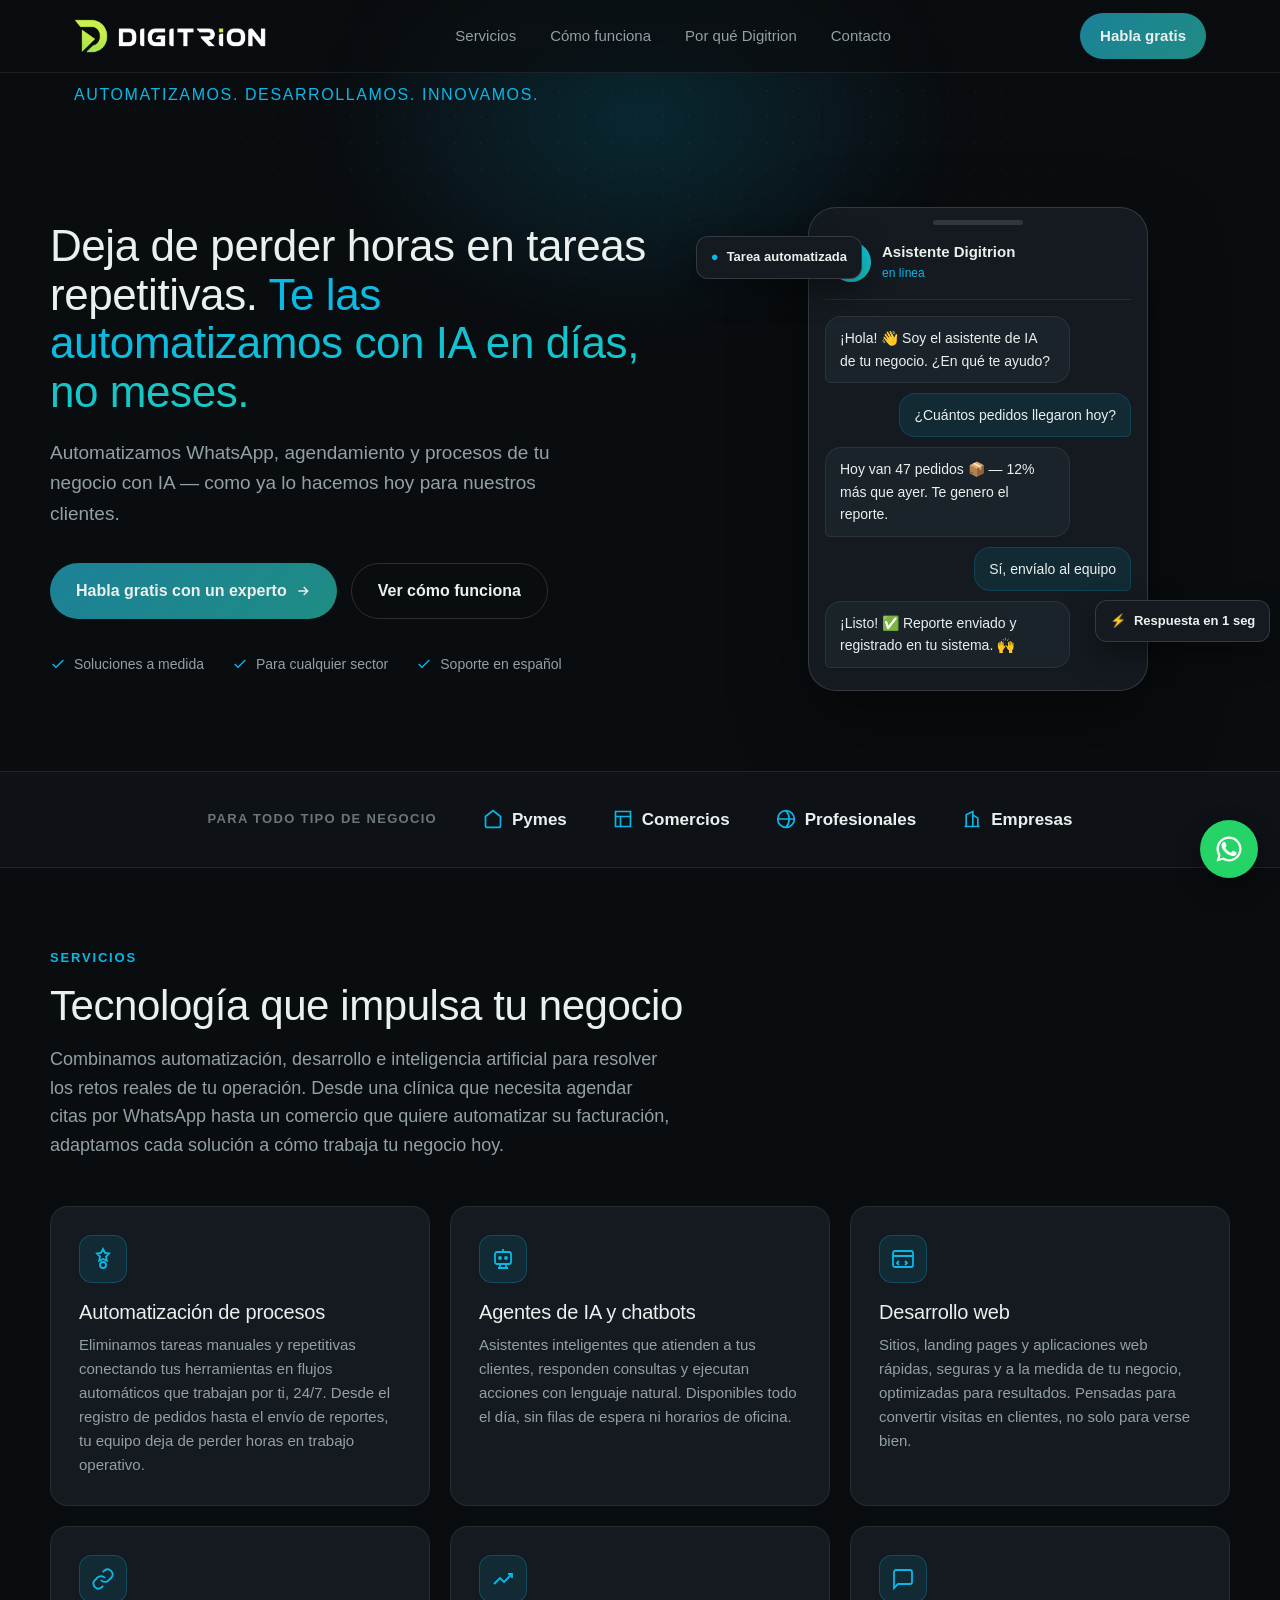
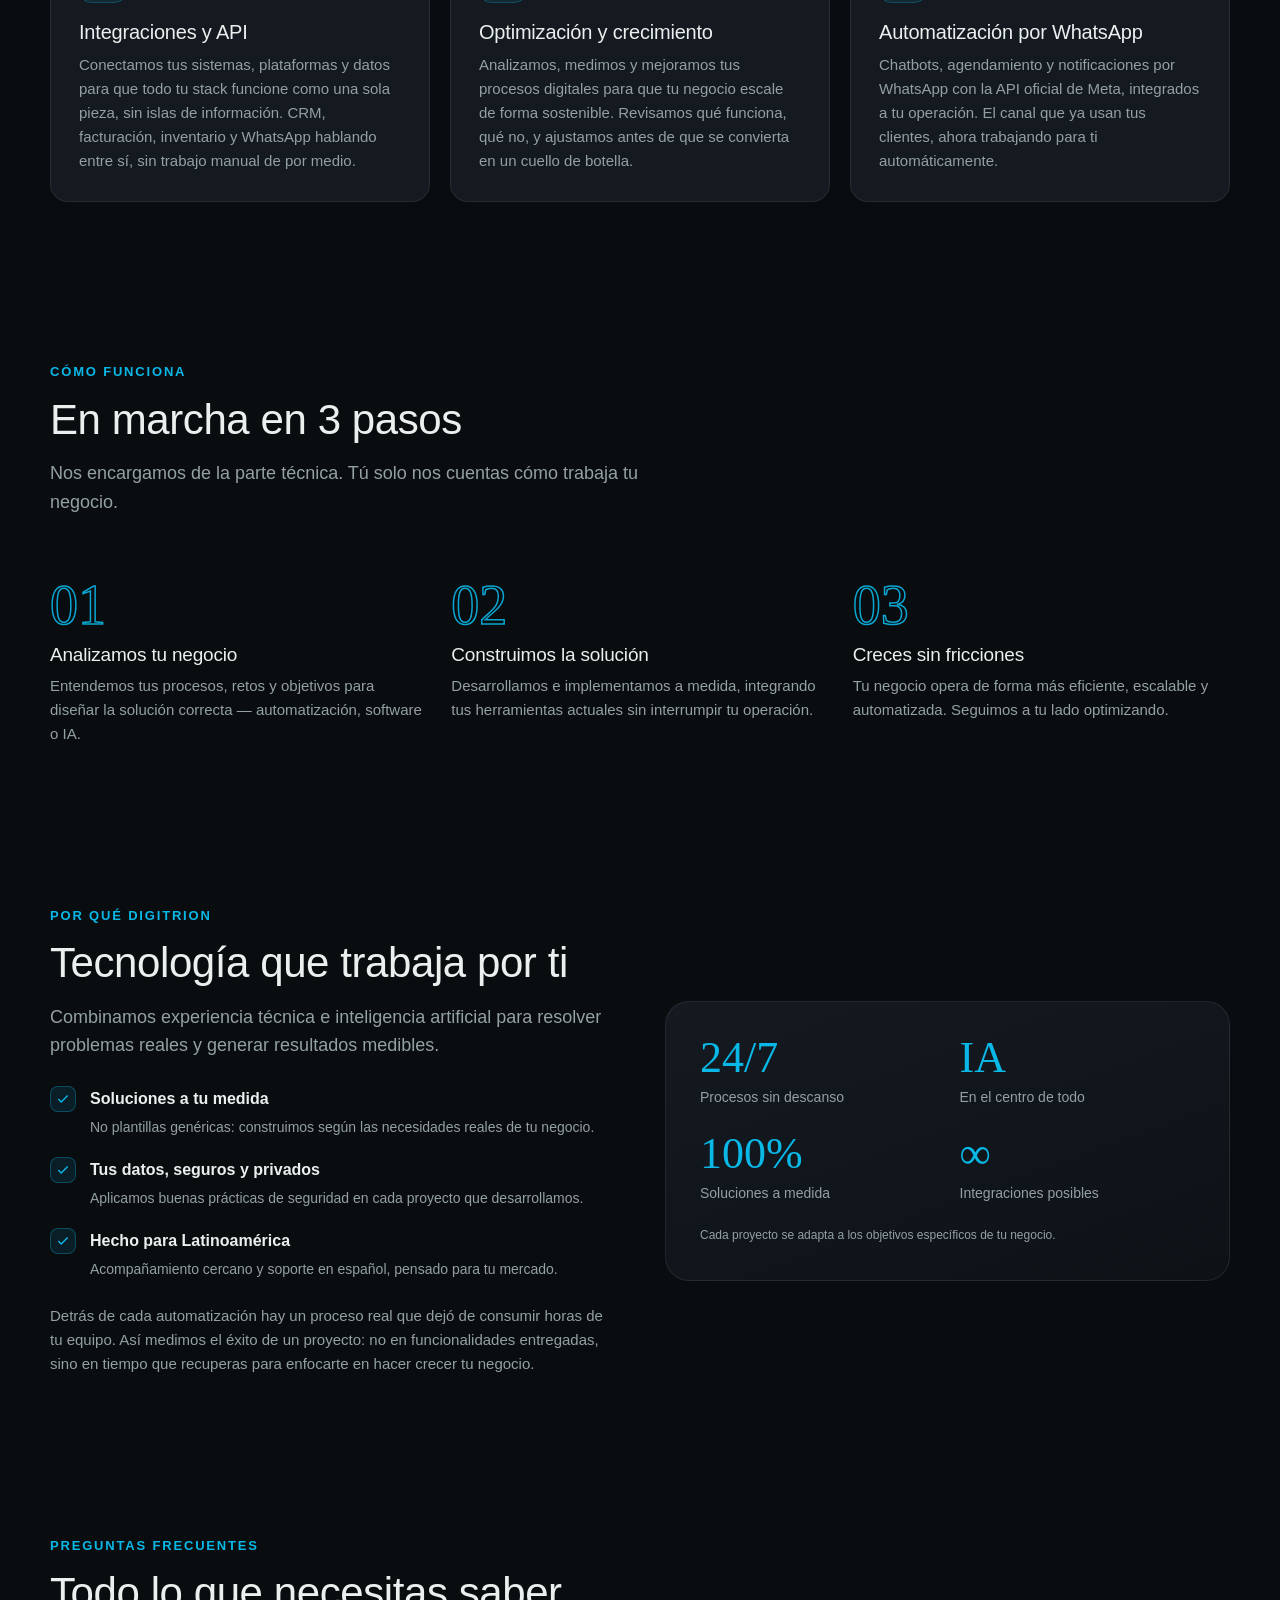
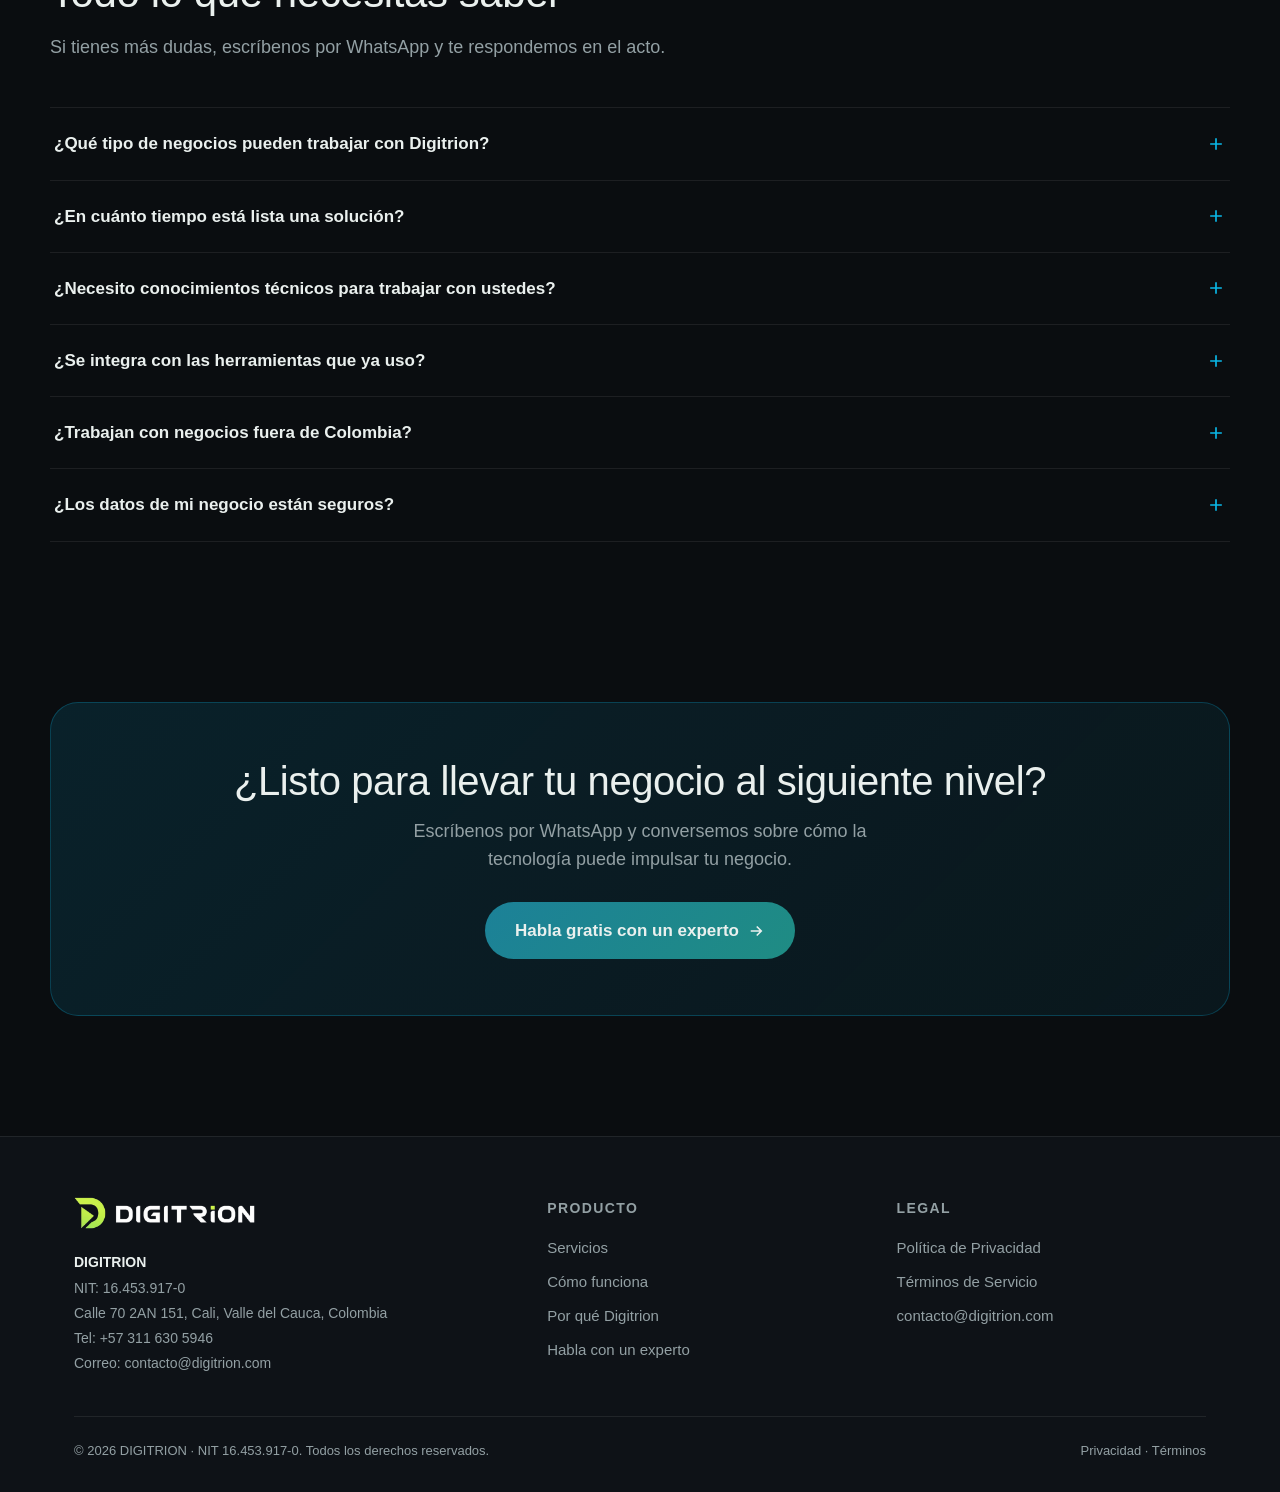
<file: index.html>
<!DOCTYPE html>
<html lang="es" prefix="og: https://ogp.me/ns#">
<head>
<meta charset="UTF-8" />
<meta name="viewport" content="width=device-width, initial-scale=1.0" />

<!-- SEO primario -->
<title>Digitrion | Automatización, Desarrollo Web e IA</title>
<meta name="description" content="Digitrion: automatización de procesos, agentes de IA y chatbots, desarrollo web e integraciones para llevar cualquier negocio al siguiente nivel." />
<meta name="keywords" content="automatización de procesos, desarrollo web Colombia, agentes de IA, chatbots empresas, integraciones API, transformación digital, automatización LATAM" />
<meta name="author" content="Digitrion" />
<meta name="robots" content="index, follow" />
<meta name="theme-color" content="#0ab8e8" />
<link rel="icon" type="image/png" href="/favicon.png" />
<link rel="apple-touch-icon" href="/favicon.png" />
<link rel="canonical" href="https://digitrion.com/" />

<!-- Hreflang -->
<link rel="alternate" hreflang="es" href="https://digitrion.com/" />
<link rel="alternate" hreflang="es-CO" href="https://digitrion.com/" />
<link rel="alternate" hreflang="x-default" href="https://digitrion.com/" />

<!-- Open Graph (Facebook / Meta / WhatsApp) -->
<meta property="og:type" content="website" />
<meta property="og:url" content="https://digitrion.com/" />
<meta property="og:site_name" content="Digitrion" />
<meta property="og:title" content="Digitrion | Automatización, Desarrollo Web e IA para tu negocio" />
<meta property="og:description" content="Automatización de procesos, desarrollo web, agentes de IA e integraciones para llevar tu negocio al siguiente nivel." />
<meta property="og:image" content="https://digitrion.com/og-image.jpg" />
<meta property="og:image:width" content="1200" />
<meta property="og:image:height" content="630" />
<meta property="og:image:alt" content="Digitrion — Automatización, desarrollo web e IA para empresas" />
<meta property="og:locale" content="es_CO" />

<!-- Twitter Card -->
<meta name="twitter:card" content="summary_large_image" />
<meta name="twitter:title" content="Digitrion | Automatización, Desarrollo Web e IA" />
<meta name="twitter:description" content="Automatización, desarrollo web, agentes de IA e integraciones para tu negocio." />
<meta name="twitter:image" content="https://digitrion.com/og-image.jpg" />

<!-- Seguridad -->
<meta http-equiv="X-Content-Type-Options" content="nosniff" />
<meta http-equiv="X-Frame-Options" content="SAMEORIGIN" />
<meta name="referrer" content="strict-origin-when-cross-origin" />
<meta http-equiv="Permissions-Policy" content="camera=(), microphone=(), geolocation=(), payment=()" />
<meta http-equiv="Content-Security-Policy" content="default-src 'self'; style-src 'self' 'unsafe-inline' https://fonts.googleapis.com; font-src 'self' https://fonts.gstatic.com; script-src 'self' 'unsafe-inline'; img-src 'self' data: https:; connect-src 'self'; frame-ancestors 'self'; base-uri 'self'; form-action 'self';" />

<!-- Fuentes (performance: preconnect + display=swap) -->
<link rel="preconnect" href="https://fonts.googleapis.com">
<link rel="preconnect" href="https://fonts.gstatic.com" crossorigin>
<link href="https://fonts.googleapis.com/css2?family=Questrial&family=Manrope:wght@400;500;600;700&display=swap" rel="stylesheet">
<link rel="stylesheet" href="/styles.css?v=2" />
</head>
<body>

<header>
  <div class="wrap">
    <nav>
      <a href="#" class="brand" aria-label="Digitrion - Inicio">
        <picture>
          <source srcset="logo.webp" type="image/webp">
          <img src="logo.png" alt="Digitrion" />
        </picture>
      </a>
      <div class="nav-links">
        <a href="#servicios">Servicios</a>
        <a href="#como">Cómo funciona</a>
        <a href="#porque">Por qué Digitrion</a>
        <a href="#contacto">Contacto</a>
      </div>
      <div class="nav-cta">
        <a href="https://wa.me/573116305946?text=Hola%20Digitrion,%20quiero%20hablar%20con%20un%20experto" class="btn btn-primary" target="_blank" rel="noopener">Habla gratis</a>
        <div class="burger" id="burger"><span></span><span></span><span></span></div>
      </div>
    </nav>
  </div>
</header>

<div class="wrap">
  <p class="topbar-tagline">Automatizamos. Desarrollamos. Innovamos.</p>
</div>

<main>
  <!-- HERO -->
  <section class="wrap hero">
    <div class="hero-copy">
      <h1>Deja de perder horas en tareas repetitivas. <span class="hl">Te las automatizamos con IA en días, no meses.</span></h1>
      <p class="lead">Automatizamos WhatsApp, agendamiento y procesos de tu negocio con IA — como ya lo hacemos hoy para nuestros clientes.</p>
      <div class="hero-cta">
        <a href="https://wa.me/573116305946?text=Hola%20Digitrion,%20quiero%20hablar%20con%20un%20experto" class="btn btn-primary" target="_blank" rel="noopener">
          Habla gratis con un experto
          <svg width="16" height="16" viewBox="0 0 24 24" fill="none" stroke="currentColor" stroke-width="2.2"><path d="M5 12h14M13 6l6 6-6 6"/></svg>
        </a>
        <a href="#como" class="btn btn-ghost">Ver cómo funciona</a>
      </div>
      <div class="trust-row">
        <div class="ti"><svg viewBox="0 0 24 24" fill="none" stroke-width="2"><path d="M20 6L9 17l-5-5"/></svg> Soluciones a medida</div>
        <div class="ti"><svg viewBox="0 0 24 24" fill="none" stroke-width="2"><path d="M20 6L9 17l-5-5"/></svg> Para cualquier sector</div>
        <div class="ti"><svg viewBox="0 0 24 24" fill="none" stroke-width="2"><path d="M20 6L9 17l-5-5"/></svg> Soporte en español</div>
      </div>
    </div>

    <div class="mock">
      <div class="float-tag ft-1"><span class="ic">●</span> Tarea automatizada</div>
      <div class="float-tag ft-2"><span class="ic">⚡</span> Respuesta en 1 seg</div>
      <div class="phone">
        <div class="chat-head">
          <div class="chat-av">D</div>
          <div>
            <div class="nm">Asistente Digitrion</div>
            <div class="st">en línea</div>
          </div>
        </div>
        <div class="bubbles">
          <div class="bub in">¡Hola! 👋 Soy el asistente de IA de tu negocio. ¿En qué te ayudo?</div>
          <div class="bub out">¿Cuántos pedidos llegaron hoy?</div>
          <div class="bub in">Hoy van 47 pedidos 📦 — 12% más que ayer. Te genero el reporte.</div>
          <div class="bub out">Sí, envíalo al equipo</div>
          <div class="bub in">¡Listo! ✅ Reporte enviado y registrado en tu sistema. 🙌</div>
        </div>
      </div>
    </div>
  </section>

  <!-- PARA QUIÉN -->
  <section class="who">
    <div class="wrap who-row">
      <span class="lbl">Para todo tipo de negocio</span>
      <span class="it"><svg viewBox="0 0 24 24" fill="none" stroke-width="2"><path d="M3 9l9-7 9 7v11a2 2 0 01-2 2H5a2 2 0 01-2-2z"/></svg> Pymes</span>
      <span class="it"><svg viewBox="0 0 24 24" fill="none" stroke-width="2"><path d="M3 3h18v18H3zM3 9h18M9 21V9"/></svg> Comercios</span>
      <span class="it"><svg viewBox="0 0 24 24" fill="none" stroke-width="2"><circle cx="12" cy="12" r="10"/><path d="M2 12h20M12 2a15 15 0 010 20"/></svg> Profesionales</span>
      <span class="it"><svg viewBox="0 0 24 24" fill="none" stroke-width="2"><path d="M3 21h18M5 21V7l8-4v18M19 21V11l-6-4"/></svg> Empresas</span>
    </div>
  </section>

  <!-- SERVICIOS -->
  <section id="servicios" class="wrap section-pad">
    <div class="reveal">
      <p class="eyebrow">Servicios</p>
      <h2 class="section-title">Tecnología que impulsa tu negocio</h2>
      <p class="section-sub">Combinamos automatización, desarrollo e inteligencia artificial para resolver los retos reales de tu operación. Desde una clínica que necesita agendar citas por WhatsApp hasta un comercio que quiere automatizar su facturación, adaptamos cada solución a cómo trabaja tu negocio hoy.</p>
    </div>
    <div class="grid-3">
      <div class="card reveal">
        <div class="ic-wrap"><svg viewBox="0 0 24 24"><path d="M12 2l2 4 4 .5-3 3 .8 4.3L12 12l-3.8 1.8.8-4.3-3-3 4-.5z"/><circle cx="12" cy="18" r="3"/></svg></div>
        <h3>Automatización de procesos</h3>
        <p>Eliminamos tareas manuales y repetitivas conectando tus herramientas en flujos automáticos que trabajan por ti, 24/7. Desde el registro de pedidos hasta el envío de reportes, tu equipo deja de perder horas en trabajo operativo.</p>
      </div>
      <div class="card reveal">
        <div class="ic-wrap"><svg viewBox="0 0 24 24"><rect x="4" y="5" width="16" height="12" rx="2"/><circle cx="9" cy="11" r="1"/><circle cx="15" cy="11" r="1"/><path d="M9 17v3M15 17v3M7 21h10M12 2v3"/></svg></div>
        <h3>Agentes de IA y chatbots</h3>
        <p>Asistentes inteligentes que atienden a tus clientes, responden consultas y ejecutan acciones con lenguaje natural. Disponibles todo el día, sin filas de espera ni horarios de oficina.</p>
      </div>
      <div class="card reveal">
        <div class="ic-wrap"><svg viewBox="0 0 24 24"><rect x="2" y="4" width="20" height="16" rx="2"/><path d="M2 9h20M8 14l-2 2 2 2M14 14l2 2-2 2"/></svg></div>
        <h3>Desarrollo web</h3>
        <p>Sitios, landing pages y aplicaciones web rápidas, seguras y a la medida de tu negocio, optimizadas para resultados. Pensadas para convertir visitas en clientes, no solo para verse bien.</p>
      </div>
      <div class="card reveal">
        <div class="ic-wrap"><svg viewBox="0 0 24 24"><path d="M10 13a5 5 0 007.5.5l3-3a5 5 0 00-7-7l-1.7 1.7"/><path d="M14 11a5 5 0 00-7.5-.5l-3 3a5 5 0 007 7l1.7-1.7"/></svg></div>
        <h3>Integraciones y API</h3>
        <p>Conectamos tus sistemas, plataformas y datos para que todo tu stack funcione como una sola pieza, sin islas de información. CRM, facturación, inventario y WhatsApp hablando entre sí, sin trabajo manual de por medio.</p>
      </div>
      <div class="card reveal">
        <div class="ic-wrap"><svg viewBox="0 0 24 24"><path d="M3 17l6-6 4 4 7-7"/><path d="M17 7h4v4"/></svg></div>
        <h3>Optimización y crecimiento</h3>
        <p>Analizamos, medimos y mejoramos tus procesos digitales para que tu negocio escale de forma sostenible. Revisamos qué funciona, qué no, y ajustamos antes de que se convierta en un cuello de botella.</p>
      </div>
      <div class="card reveal">
        <div class="ic-wrap"><svg viewBox="0 0 24 24"><path d="M21 15a2 2 0 01-2 2H7l-4 4V5a2 2 0 012-2h14a2 2 0 012 2z"/></svg></div>
        <h3>Automatización por WhatsApp</h3>
        <p>Chatbots, agendamiento y notificaciones por WhatsApp con la API oficial de Meta, integrados a tu operación. El canal que ya usan tus clientes, ahora trabajando para ti automáticamente.</p>
      </div>
    </div>
  </section>

  <!-- CÓMO FUNCIONA -->
  <section id="como" class="wrap section-pad">
    <div class="reveal">
      <p class="eyebrow">Cómo funciona</p>
      <h2 class="section-title">En marcha en 3 pasos</h2>
      <p class="section-sub">Nos encargamos de la parte técnica. Tú solo nos cuentas cómo trabaja tu negocio.</p>
    </div>
    <div class="steps">
      <div class="step reveal">
        <div class="num">01</div>
        <h3>Analizamos tu negocio</h3>
        <p>Entendemos tus procesos, retos y objetivos para diseñar la solución correcta — automatización, software o IA.</p>
      </div>
      <div class="step reveal">
        <div class="num">02</div>
        <h3>Construimos la solución</h3>
        <p>Desarrollamos e implementamos a medida, integrando tus herramientas actuales sin interrumpir tu operación.</p>
      </div>
      <div class="step reveal">
        <div class="num">03</div>
        <h3>Creces sin fricciones</h3>
        <p>Tu negocio opera de forma más eficiente, escalable y automatizada. Seguimos a tu lado optimizando.</p>
      </div>
    </div>
  </section>

  <!-- POR QUÉ -->
  <section id="porque" class="wrap section-pad">
    <div class="split">
      <div class="reveal">
        <p class="eyebrow">Por qué Digitrion</p>
        <h2 class="section-title">Tecnología que trabaja por ti</h2>
        <p class="section-sub">Combinamos experiencia técnica e inteligencia artificial para resolver problemas reales y generar resultados medibles.</p>
        <ul class="blist">
          <li><span class="chk"><svg viewBox="0 0 24 24" fill="none"><path d="M20 6L9 17l-5-5"/></svg></span><div><b>Soluciones a tu medida</b><span>No plantillas genéricas: construimos según las necesidades reales de tu negocio.</span></div></li>
          <li><span class="chk"><svg viewBox="0 0 24 24" fill="none"><path d="M20 6L9 17l-5-5"/></svg></span><div><b>Tus datos, seguros y privados</b><span>Aplicamos buenas prácticas de seguridad en cada proyecto que desarrollamos.</span></div></li>
          <li><span class="chk"><svg viewBox="0 0 24 24" fill="none"><path d="M20 6L9 17l-5-5"/></svg></span><div><b>Hecho para Latinoamérica</b><span>Acompañamiento cercano y soporte en español, pensado para tu mercado.</span></div></li>
        </ul>
        <p style="color:var(--muted);font-size:15px;margin-top:22px">Detrás de cada automatización hay un proceso real que dejó de consumir horas de tu equipo. Así medimos el éxito de un proyecto: no en funcionalidades entregadas, sino en tiempo que recuperas para enfocarte en hacer crecer tu negocio.</p>
      </div>
      <div class="stat-card reveal">
        <div class="stat-grid">
          <div class="stat"><div class="big">24/7</div><div class="lbl">Procesos sin descanso</div></div>
          <div class="stat"><div class="big">IA</div><div class="lbl">En el centro de todo</div></div>
          <div class="stat"><div class="big">100%</div><div class="lbl">Soluciones a medida</div></div>
          <div class="stat"><div class="big">∞</div><div class="lbl">Integraciones posibles</div></div>
        </div>
        <p style="color:var(--muted);font-size:12px;margin-top:22px">Cada proyecto se adapta a los objetivos específicos de tu negocio.</p>
      </div>
    </div>
  </section>

  <!-- FAQ -->
  <section class="wrap faq" id="faq">
    <div class="reveal">
      <p class="eyebrow">Preguntas frecuentes</p>
      <h2 class="section-title">Todo lo que necesitas saber</h2>
      <p class="section-sub">Si tienes más dudas, escríbenos por WhatsApp y te respondemos en el acto.</p>
    </div>
    <div class="faq-list reveal">
      <details class="faq-item">
        <summary class="faq-q">¿Qué tipo de negocios pueden trabajar con Digitrion?<svg viewBox="0 0 24 24" fill="none" stroke-width="2"><path d="M12 5v14M5 12h14"/></svg></summary>
        <p class="faq-a">Cualquiera. Trabajamos con pymes, comercios, profesionales independientes y empresas de todos los sectores. Adaptamos cada solución —automatización, software o IA— a tu operación específica.</p>
      </details>
      <details class="faq-item">
        <summary class="faq-q">¿En cuánto tiempo está lista una solución?<svg viewBox="0 0 24 24" fill="none" stroke-width="2"><path d="M12 5v14M5 12h14"/></svg></summary>
        <p class="faq-a">Depende del alcance. Una automatización o landing page puede estar lista en pocos días; un desarrollo a medida o una integración compleja toma más. En la primera conversación te damos un estimado claro.</p>
      </details>
      <details class="faq-item">
        <summary class="faq-q">¿Necesito conocimientos técnicos para trabajar con ustedes?<svg viewBox="0 0 24 24" fill="none" stroke-width="2"><path d="M12 5v14M5 12h14"/></svg></summary>
        <p class="faq-a">No. Nos encargamos de toda la parte técnica. Tú solo nos cuentas qué necesitas y cómo funciona tu negocio; nosotros diseñamos, construimos y mantenemos la solución.</p>
      </details>
      <details class="faq-item">
        <summary class="faq-q">¿Se integra con las herramientas que ya uso?<svg viewBox="0 0 24 24" fill="none" stroke-width="2"><path d="M12 5v14M5 12h14"/></svg></summary>
        <p class="faq-a">Sí. Conectamos tus sistemas actuales —CRM, hojas de cálculo, pasarelas de pago, WhatsApp, bases de datos y más— mediante integraciones y API para que todo funcione como una sola pieza.</p>
      </details>
      <details class="faq-item">
        <summary class="faq-q">¿Trabajan con negocios fuera de Colombia?<svg viewBox="0 0 24 24" fill="none" stroke-width="2"><path d="M12 5v14M5 12h14"/></svg></summary>
        <p class="faq-a">Sí. Trabajamos con clientes en toda Latinoamérica de forma remota, con soporte y comunicación en español.</p>
      </details>
      <details class="faq-item">
        <summary class="faq-q">¿Los datos de mi negocio están seguros?<svg viewBox="0 0 24 24" fill="none" stroke-width="2"><path d="M12 5v14M5 12h14"/></svg></summary>
        <p class="faq-a">Sí. Aplicamos buenas prácticas de seguridad y aislamiento de datos, y cumplimos con la Ley 1581 de 2012 de Colombia. Puedes leer nuestra <a href="privacidad.html" style="color:var(--accent)">Política de Privacidad</a> completa.</p>
      </details>
    </div>
  </section>

  <!-- CTA -->
  <section id="contacto" class="wrap section-pad">
    <div class="cta-band reveal">
      <h2>¿Listo para llevar tu negocio al siguiente nivel?</h2>
      <p>Escríbenos por WhatsApp y conversemos sobre cómo la tecnología puede impulsar tu negocio.</p>
      <a href="https://wa.me/573116305946?text=Hola%20Digitrion,%20quiero%20hablar%20con%20un%20experto" class="btn btn-primary" style="padding:15px 30px;font-size:17px" target="_blank" rel="noopener">
        Habla gratis con un experto
        <svg width="18" height="18" viewBox="0 0 24 24" fill="none" stroke="currentColor" stroke-width="2.2"><path d="M5 12h14M13 6l6 6-6 6"/></svg>
      </a>
    </div>
  </section>
</main>

<!-- FOOTER con datos legales requeridos por Meta -->
<footer>
  <div class="wrap">
    <div class="foot-grid">
      <div>
        <a href="#" class="logo" aria-label="Digitrion">
          <picture>
            <source srcset="logo.webp" type="image/webp">
            <img src="logo.png" alt="Digitrion" height="32" />
          </picture>
        </a>
        <div class="legal-block">
          <strong>DIGITRION</strong><br>
          NIT: 16.453.917-0<br>
          Calle 70 2AN 151, Cali, Valle del Cauca, Colombia<br>
          Tel: +57 311 630 5946<br>
          Correo: contacto@digitrion.com
        </div>
      </div>
      <div>
        <h4>Producto</h4>
        <a href="#servicios">Servicios</a>
        <a href="#como">Cómo funciona</a>
        <a href="#porque">Por qué Digitrion</a>
        <a href="https://wa.me/573116305946?text=Hola%20Digitrion,%20quiero%20hablar%20con%20un%20experto" target="_blank" rel="noopener">Habla con un experto</a>
      </div>
      <div>
        <h4>Legal</h4>
        <a href="privacidad.html">Política de Privacidad</a>
        <a href="terminos.html">Términos de Servicio</a>
        <a href="mailto:contacto@digitrion.com">contacto@digitrion.com</a>
      </div>
    </div>
    <div class="foot-bottom">
      <span>© <span id="year"></span> DIGITRION · NIT 16.453.917-0. Todos los derechos reservados.</span>
      <span><a href="privacidad.html">Privacidad</a> · <a href="terminos.html">Términos</a></span>
    </div>
  </div>
</footer>

<a href="https://wa.me/573116305946?text=Hola%20Digitrion,%20quiero%20hablar%20con%20un%20experto" class="whatsapp-float" target="_blank" rel="noopener" aria-label="Escríbenos por WhatsApp">
  <svg viewBox="0 0 24 24"><path d="M17.472 14.382c-.297-.149-1.758-.867-2.03-.967-.273-.099-.471-.148-.67.15-.197.297-.767.966-.94 1.164-.173.199-.347.223-.644.075-.297-.15-1.255-.463-2.39-1.475-.883-.788-1.48-1.761-1.653-2.059-.173-.297-.018-.458.13-.606.134-.133.298-.347.446-.52.149-.174.198-.298.298-.497.099-.198.05-.371-.025-.52-.075-.149-.669-1.612-.916-2.207-.242-.579-.487-.5-.669-.51-.173-.008-.371-.01-.57-.01-.198 0-.52.074-.792.372-.272.297-1.04 1.016-1.04 2.479 0 1.462 1.065 2.875 1.213 3.074.148.198 2.095 3.2 5.076 4.487.709.306 1.262.489 1.694.625.712.227 1.36.195 1.871.118.571-.085 1.758-.719 2.006-1.413.248-.694.248-1.289.173-1.413-.074-.124-.272-.198-.57-.347z"/><path d="M12.004 2C6.486 2 2 6.486 2 12.004c0 1.83.492 3.593 1.42 5.153L2 22l5.007-1.396a9.96 9.96 0 004.997 1.35h.004c5.518 0 10.004-4.486 10.004-10.004C22.012 6.432 17.526 2 12.004 2zm0 18.156a8.13 8.13 0 01-4.153-1.14l-.298-.177-3.096.862.83-3.036-.194-.312a8.145 8.145 0 01-1.257-4.35c0-4.508 3.667-8.174 8.174-8.174 4.508 0 8.173 3.666 8.173 8.174 0 4.508-3.665 8.153-8.179 8.153z"/></svg>
</a>

<script type="application/ld+json">
{
  "@context": "https://schema.org",
  "@graph": [
    {
      "@type": "WebSite",
      "@id": "https://digitrion.com/#website",
      "url": "https://digitrion.com/",
      "name": "Digitrion",
      "description": "Automatización de procesos, desarrollo web e IA para empresas",
      "inLanguage": "es-CO"
    },
    {
      "@type": ["LocalBusiness", "ProfessionalService"],
      "@id": "https://digitrion.com/#organization",
      "name": "Digitrion",
      "legalName": "DIGITRION",
      "url": "https://digitrion.com/",
      "email": "contacto@digitrion.com",
      "telephone": "+573116305946",
      "description": "Automatización de procesos, desarrollo web, agentes de IA e integraciones para empresas en Latinoamérica.",
      "address": {
        "@type": "PostalAddress",
        "streetAddress": "Calle 70 2AN 151",
        "addressLocality": "Cali",
        "addressRegion": "Valle del Cauca",
        "addressCountry": "CO"
      },
      "areaServed": {"@type": "GeoCircle", "geoMidpoint": {"@type": "GeoCoordinates", "latitude": 3.4516, "longitude": -76.5320}, "geoRadius": "5000000"},
      "priceRange": "$$",
      "openingHoursSpecification": {"@type": "OpeningHoursSpecification", "dayOfWeek": ["Monday","Tuesday","Wednesday","Thursday","Friday"], "opens": "08:00", "closes": "18:00"},
      "hasOfferCatalog": {
        "@type": "OfferCatalog",
        "name": "Servicios de Digitrion",
        "itemListElement": [
          {"@type": "Offer", "itemOffered": {"@type": "Service", "name": "Automatización de procesos", "description": "Eliminación de tareas manuales conectando herramientas en flujos automáticos"}},
          {"@type": "Offer", "itemOffered": {"@type": "Service", "name": "Agentes de IA y chatbots", "description": "Asistentes inteligentes que atienden clientes y ejecutan acciones con lenguaje natural"}},
          {"@type": "Offer", "itemOffered": {"@type": "Service", "name": "Desarrollo web", "description": "Sitios, landing pages y aplicaciones web a medida, rápidas y seguras"}},
          {"@type": "Offer", "itemOffered": {"@type": "Service", "name": "Integraciones y API", "description": "Conexión de sistemas, plataformas y datos en un solo stack"}},
          {"@type": "Offer", "itemOffered": {"@type": "Service", "name": "Optimización y crecimiento", "description": "Análisis y mejora de procesos digitales para escalar el negocio"}}
        ]
      }
    },
    {
      "@type": "FAQPage",
      "mainEntity": [
        {"@type": "Question", "name": "¿Qué tipo de negocios pueden trabajar con Digitrion?", "acceptedAnswer": {"@type": "Answer", "text": "Cualquiera. Trabajamos con pymes, comercios, profesionales independientes y empresas de todos los sectores, adaptando cada solución a su operación."}},
        {"@type": "Question", "name": "¿En cuánto tiempo está lista una solución?", "acceptedAnswer": {"@type": "Answer", "text": "Depende del alcance. Una automatización o landing page puede estar lista en pocos días; un desarrollo a medida toma más. Damos un estimado claro en la primera conversación."}},
        {"@type": "Question", "name": "¿Necesito conocimientos técnicos para trabajar con ustedes?", "acceptedAnswer": {"@type": "Answer", "text": "No. Nos encargamos de toda la parte técnica. Tú solo nos cuentas qué necesitas y cómo funciona tu negocio."}},
        {"@type": "Question", "name": "¿Se integra con las herramientas que ya uso?", "acceptedAnswer": {"@type": "Answer", "text": "Sí. Conectamos tus sistemas actuales como CRM, hojas de cálculo, pasarelas de pago, WhatsApp y bases de datos mediante integraciones y API."}},
        {"@type": "Question", "name": "¿Trabajan con negocios fuera de Colombia?", "acceptedAnswer": {"@type": "Answer", "text": "Sí. Trabajamos con clientes en toda Latinoamérica de forma remota, con soporte en español."}}
      ]
    }
  ]
}
</script>
<script>
  document.getElementById('year').textContent = new Date().getFullYear();

  // Reveal on scroll (a prueba de fallos: si algo falla, el texto se muestra igual)
  const reveals = document.querySelectorAll('.reveal');
  if ('IntersectionObserver' in window) {
    const io = new IntersectionObserver((entries) => {
      entries.forEach(e => { if (e.isIntersecting) { e.target.classList.add('show'); io.unobserve(e.target); } });
    }, { threshold: .08 });
    reveals.forEach(el => io.observe(el));
    // Respaldo: asegurar que todo sea visible tras 2.5s pase lo que pase
    setTimeout(() => reveals.forEach(el => el.classList.add('show')), 2500);
  } else {
    reveals.forEach(el => el.classList.add('show'));
  }

  // Mobile nav — toggle correcto
  const burger = document.getElementById('burger');
  const navLinks = document.querySelector('.nav-links');
  let navOpen = false;
  burger.addEventListener('click', () => {
    navOpen = !navOpen;
    navLinks.classList.toggle('open', navOpen);
    burger.setAttribute('aria-expanded', navOpen);
  });
  // Cerrar al hacer clic en un enlace
  navLinks.querySelectorAll('a').forEach(a => a.addEventListener('click', () => {
    navOpen = false;
    navLinks.classList.remove('open');
    burger.setAttribute('aria-expanded', false);
  }));
  // Cerrar al hacer clic fuera
  document.addEventListener('click', e => {
    if (navOpen && !burger.contains(e.target) && !navLinks.contains(e.target)) {
      navOpen = false;
      navLinks.classList.remove('open');
    }
  });
</script>
</body>
</html>
</file>
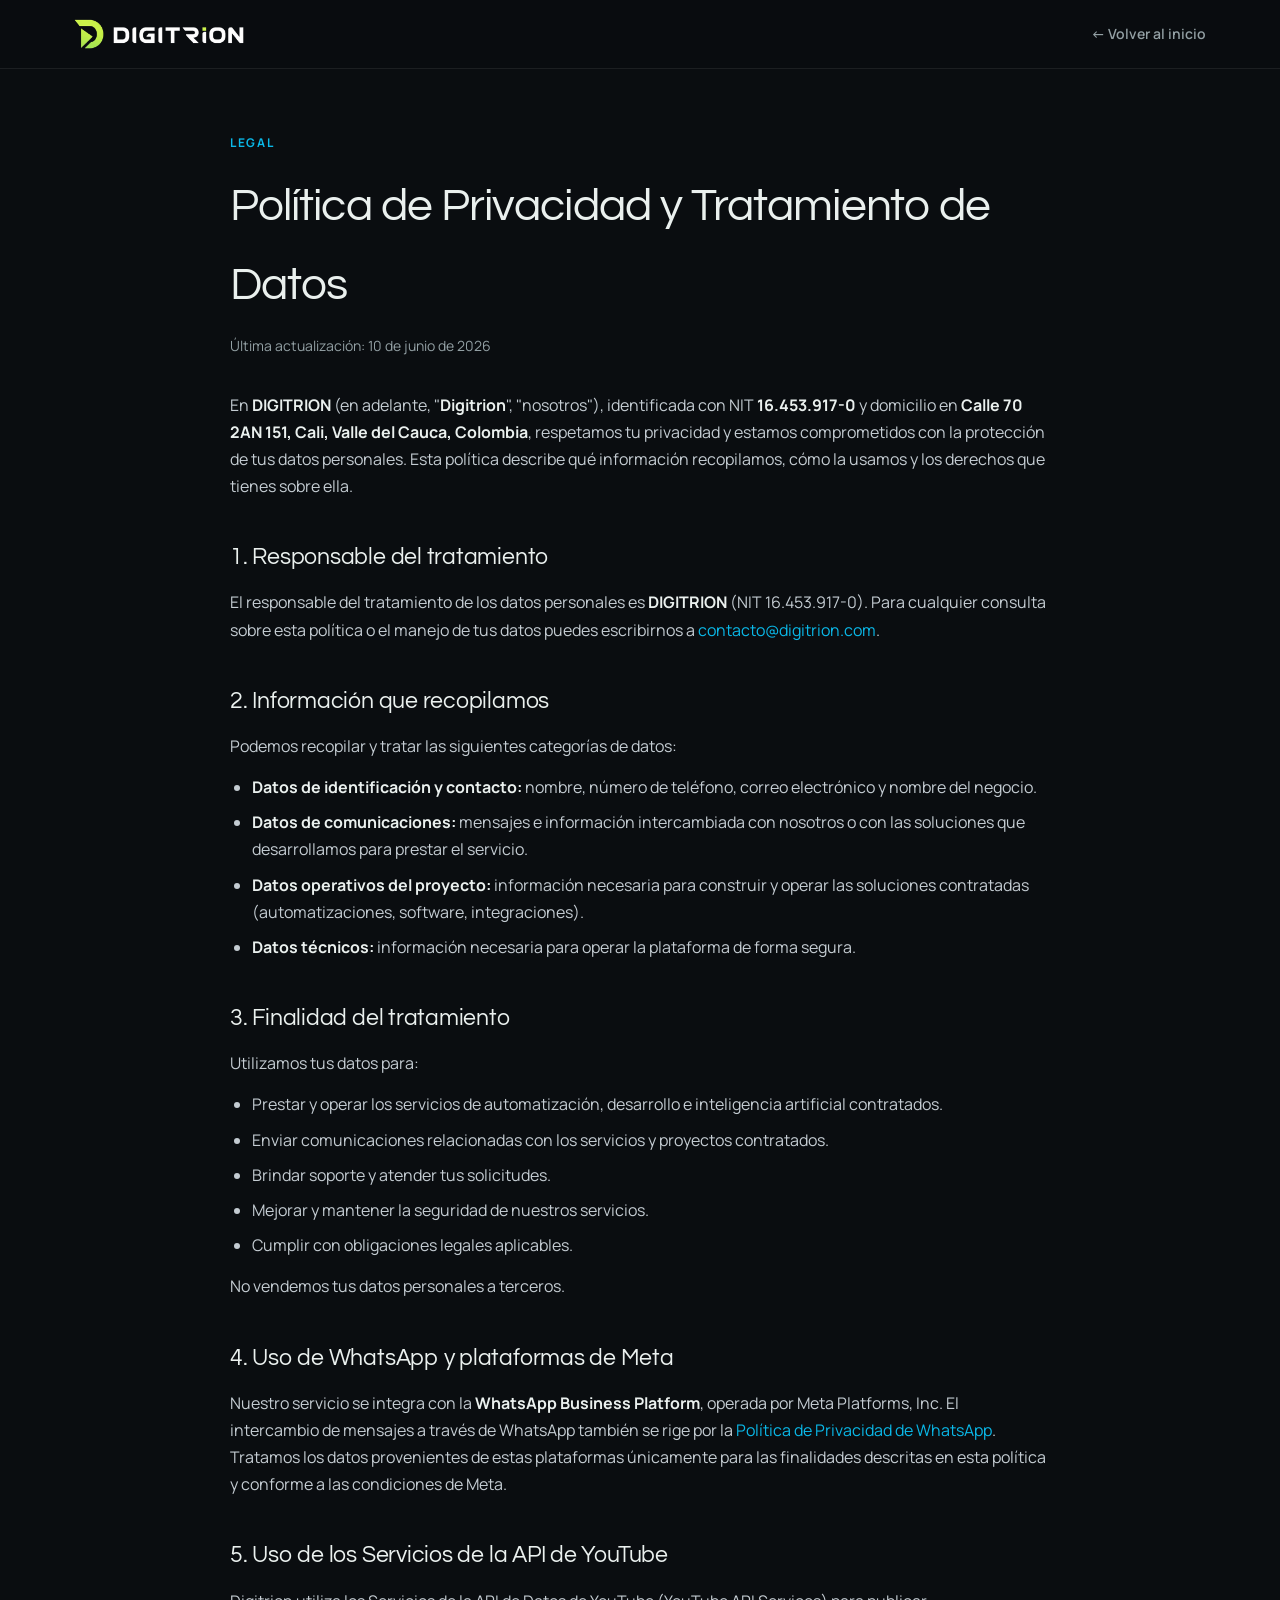
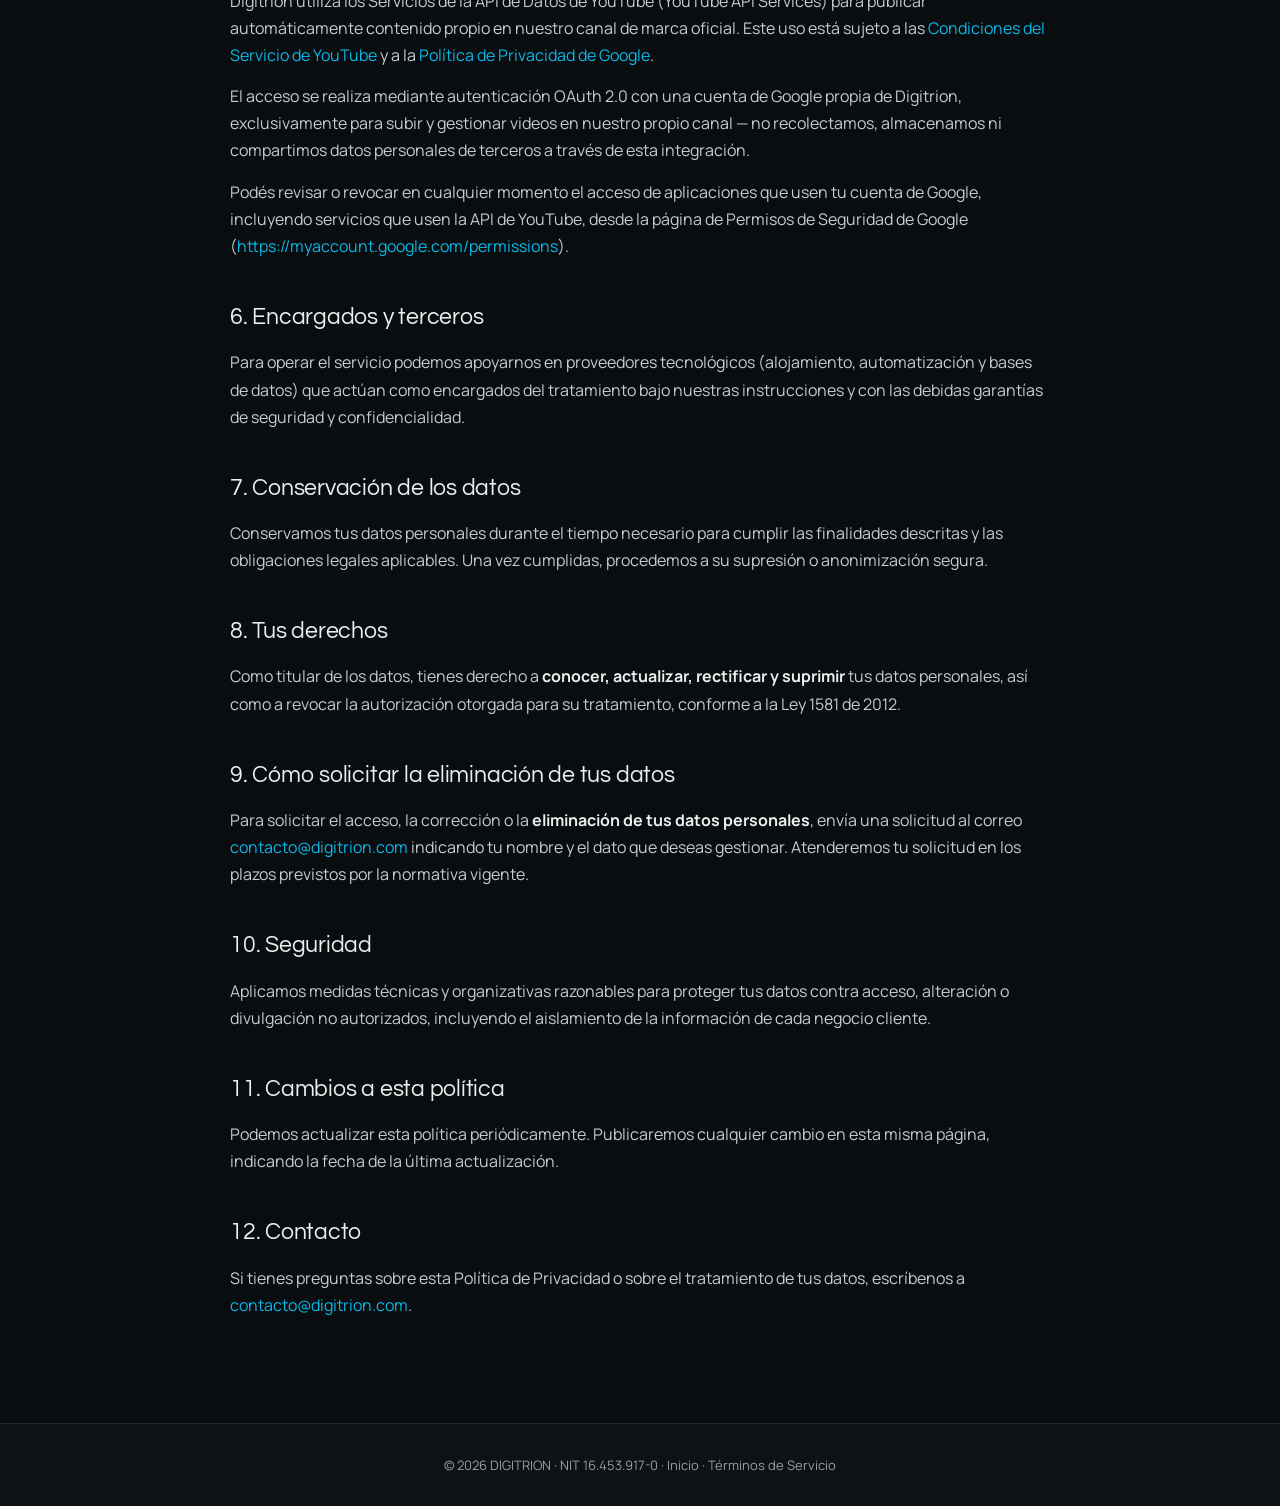
<file: privacidad.html>
<!DOCTYPE html>
<html lang="es">
<head>
<meta charset="UTF-8" />
<meta name="viewport" content="width=device-width, initial-scale=1.0" />
<title>Política de Privacidad — Digitrion</title>
<meta name="description" content="Política de Privacidad y Tratamiento de Datos Personales de Digitrion." />
<link rel="preconnect" href="https://fonts.googleapis.com">
<link rel="preconnect" href="https://fonts.gstatic.com" crossorigin>
<link href="https://fonts.googleapis.com/css2?family=Questrial&family=Manrope:wght@400;500;600;700&display=swap" rel="stylesheet">
<style>
  :root{--bg:#0a0d10;--bg-2:#0e1217;--surface:#141a20;--border:rgba(255,255,255,.08);--border-strong:rgba(255,255,255,.14);--text:#eaf0ee;--muted:#93a0a4;--accent:#0ab8e8;--maxw:820px}
  *{box-sizing:border-box;margin:0;padding:0}
  html{scroll-behavior:smooth}
  body{background:var(--bg);color:var(--text);font-family:'Manrope',sans-serif;line-height:1.7;-webkit-font-smoothing:antialiased}
  a{color:var(--accent);text-decoration:none}
  a:hover{text-decoration:underline}
  .wrap{max-width:var(--maxw);margin:0 auto;padding:0 24px}
  header{position:sticky;top:0;z-index:50;backdrop-filter:blur(12px);background:rgba(10,13,16,.72);border-bottom:1px solid var(--border)}
  nav{display:flex;align-items:center;justify-content:space-between;height:68px;max-width:1180px;margin:0 auto;padding:0 24px}
  .logo{display:flex;align-items:center;gap:10px;font-family:'Questrial';font-weight:400;font-size:21px;color:var(--text)}
  .logo .dot{width:10px;height:10px;border-radius:3px;background:var(--accent);box-shadow:0 0 14px var(--accent)}
  .back{color:var(--muted);font-size:14px;font-weight:600}
  .back:hover{color:var(--accent);text-decoration:none}
  .doc{padding:64px 0 90px}
  .eyebrow{color:var(--accent);font-weight:700;font-size:12px;letter-spacing:.14em;text-transform:uppercase;margin-bottom:14px}
  h1{font-family:'Questrial';font-weight:400;font-size:clamp(32px,5vw,46px);letter-spacing:-.02em;margin-bottom:10px}
  .updated{color:var(--muted);font-size:14px;margin-bottom:34px}
  .note{background:var(--surface);border:1px solid var(--border-strong);border-left:3px solid var(--accent);border-radius:12px;padding:16px 20px;color:var(--muted);font-size:14px;margin-bottom:40px}
  h2{font-family:'Questrial';font-weight:400;font-size:23px;letter-spacing:-.01em;margin:38px 0 12px;color:var(--text)}
  p{color:#c4ccd2;margin-bottom:14px}
  ul{margin:0 0 14px 22px;color:#c4ccd2}
  li{margin-bottom:8px}
  .hl{color:#dff}
  strong{color:var(--text)}
  footer{border-top:1px solid var(--border);background:var(--bg-2);padding:30px 0;color:var(--muted);font-size:13px;text-align:center}
  footer a{color:var(--muted)}
</style>
</head>
<body>
<header>
  <nav>
    <a href="index.html" class="logo"><img src="logo.png" alt="Digitrion" height="30" /></a>
    <a href="index.html" class="back">← Volver al inicio</a>
  </nav>
</header>

<main class="wrap doc">
  <p class="eyebrow">Legal</p>
  <h1>Política de Privacidad y Tratamiento de Datos</h1>
  <p class="updated">Última actualización: 10 de junio de 2026</p>

  <p>En <strong>DIGITRION</strong> (en adelante, "<strong>Digitrion</strong>", "nosotros"), identificada con NIT <strong>16.453.917-0</strong> y domicilio en <strong>Calle 70 2AN 151, Cali, Valle del Cauca, Colombia</strong>, respetamos tu privacidad y estamos comprometidos con la protección de tus datos personales. Esta política describe qué información recopilamos, cómo la usamos y los derechos que tienes sobre ella.</p>

  <h2>1. Responsable del tratamiento</h2>
  <p>El responsable del tratamiento de los datos personales es <strong>DIGITRION</strong> (NIT 16.453.917-0). Para cualquier consulta sobre esta política o el manejo de tus datos puedes escribirnos a <a href="mailto:contacto@digitrion.com">contacto@digitrion.com</a>.</p>

  <h2>2. Información que recopilamos</h2>
  <p>Podemos recopilar y tratar las siguientes categorías de datos:</p>
  <ul>
    <li><strong>Datos de identificación y contacto:</strong> nombre, número de teléfono, correo electrónico y nombre del negocio.</li>
    <li><strong>Datos de comunicaciones:</strong> mensajes e información intercambiada con nosotros o con las soluciones que desarrollamos para prestar el servicio.</li>
    <li><strong>Datos operativos del proyecto:</strong> información necesaria para construir y operar las soluciones contratadas (automatizaciones, software, integraciones).</li>
    <li><strong>Datos técnicos:</strong> información necesaria para operar la plataforma de forma segura.</li>
  </ul>

  <h2>3. Finalidad del tratamiento</h2>
  <p>Utilizamos tus datos para:</p>
  <ul>
    <li>Prestar y operar los servicios de automatización, desarrollo e inteligencia artificial contratados.</li>
    <li>Enviar comunicaciones relacionadas con los servicios y proyectos contratados.</li>
    <li>Brindar soporte y atender tus solicitudes.</li>
    <li>Mejorar y mantener la seguridad de nuestros servicios.</li>
    <li>Cumplir con obligaciones legales aplicables.</li>
  </ul>
  <p>No vendemos tus datos personales a terceros.</p>

  <h2>4. Uso de WhatsApp y plataformas de Meta</h2>
  <p>Nuestro servicio se integra con la <strong>WhatsApp Business Platform</strong>, operada por Meta Platforms, Inc. El intercambio de mensajes a través de WhatsApp también se rige por la <a href="https://www.whatsapp.com/legal/privacy-policy" target="_blank" rel="noopener">Política de Privacidad de WhatsApp</a>. Tratamos los datos provenientes de estas plataformas únicamente para las finalidades descritas en esta política y conforme a las condiciones de Meta.</p>

  <h2>5. Uso de los Servicios de la API de YouTube</h2>
  <p>Digitrion utiliza los Servicios de la API de Datos de YouTube (YouTube API Services) para publicar automáticamente contenido propio en nuestro canal de marca oficial. Este uso está sujeto a las <a href="https://www.youtube.com/t/terms" target="_blank" rel="noopener">Condiciones del Servicio de YouTube</a> y a la <a href="https://policies.google.com/privacy" target="_blank" rel="noopener">Política de Privacidad de Google</a>.</p>
  <p>El acceso se realiza mediante autenticación OAuth 2.0 con una cuenta de Google propia de Digitrion, exclusivamente para subir y gestionar videos en nuestro propio canal — no recolectamos, almacenamos ni compartimos datos personales de terceros a través de esta integración.</p>
  <p>Podés revisar o revocar en cualquier momento el acceso de aplicaciones que usen tu cuenta de Google, incluyendo servicios que usen la API de YouTube, desde la página de Permisos de Seguridad de Google (<a href="https://myaccount.google.com/permissions" target="_blank" rel="noopener">https://myaccount.google.com/permissions</a>).</p>

  <h2>6. Encargados y terceros</h2>
  <p>Para operar el servicio podemos apoyarnos en proveedores tecnológicos (alojamiento, automatización y bases de datos) que actúan como encargados del tratamiento bajo nuestras instrucciones y con las debidas garantías de seguridad y confidencialidad.</p>

  <h2>7. Conservación de los datos</h2>
  <p>Conservamos tus datos personales durante el tiempo necesario para cumplir las finalidades descritas y las obligaciones legales aplicables. Una vez cumplidas, procedemos a su supresión o anonimización segura.</p>

  <h2>8. Tus derechos</h2>
  <p>Como titular de los datos, tienes derecho a <strong>conocer, actualizar, rectificar y suprimir</strong> tus datos personales, así como a revocar la autorización otorgada para su tratamiento, conforme a la Ley 1581 de 2012.</p>

  <h2>9. Cómo solicitar la eliminación de tus datos</h2>
  <p>Para solicitar el acceso, la corrección o la <strong>eliminación de tus datos personales</strong>, envía una solicitud al correo <a href="mailto:contacto@digitrion.com">contacto@digitrion.com</a> indicando tu nombre y el dato que deseas gestionar. Atenderemos tu solicitud en los plazos previstos por la normativa vigente.</p>

  <h2>10. Seguridad</h2>
  <p>Aplicamos medidas técnicas y organizativas razonables para proteger tus datos contra acceso, alteración o divulgación no autorizados, incluyendo el aislamiento de la información de cada negocio cliente.</p>

  <h2>11. Cambios a esta política</h2>
  <p>Podemos actualizar esta política periódicamente. Publicaremos cualquier cambio en esta misma página, indicando la fecha de la última actualización.</p>

  <h2>12. Contacto</h2>
  <p>Si tienes preguntas sobre esta Política de Privacidad o sobre el tratamiento de tus datos, escríbenos a <a href="mailto:contacto@digitrion.com">contacto@digitrion.com</a>.</p>
</main>

<footer>
  © <span id="year"></span> DIGITRION · NIT 16.453.917-0 · <a href="index.html">Inicio</a> · <a href="terminos.html">Términos de Servicio</a>
</footer>
<script>document.getElementById('year').textContent=new Date().getFullYear();</script>
</body>
</html>
</file>
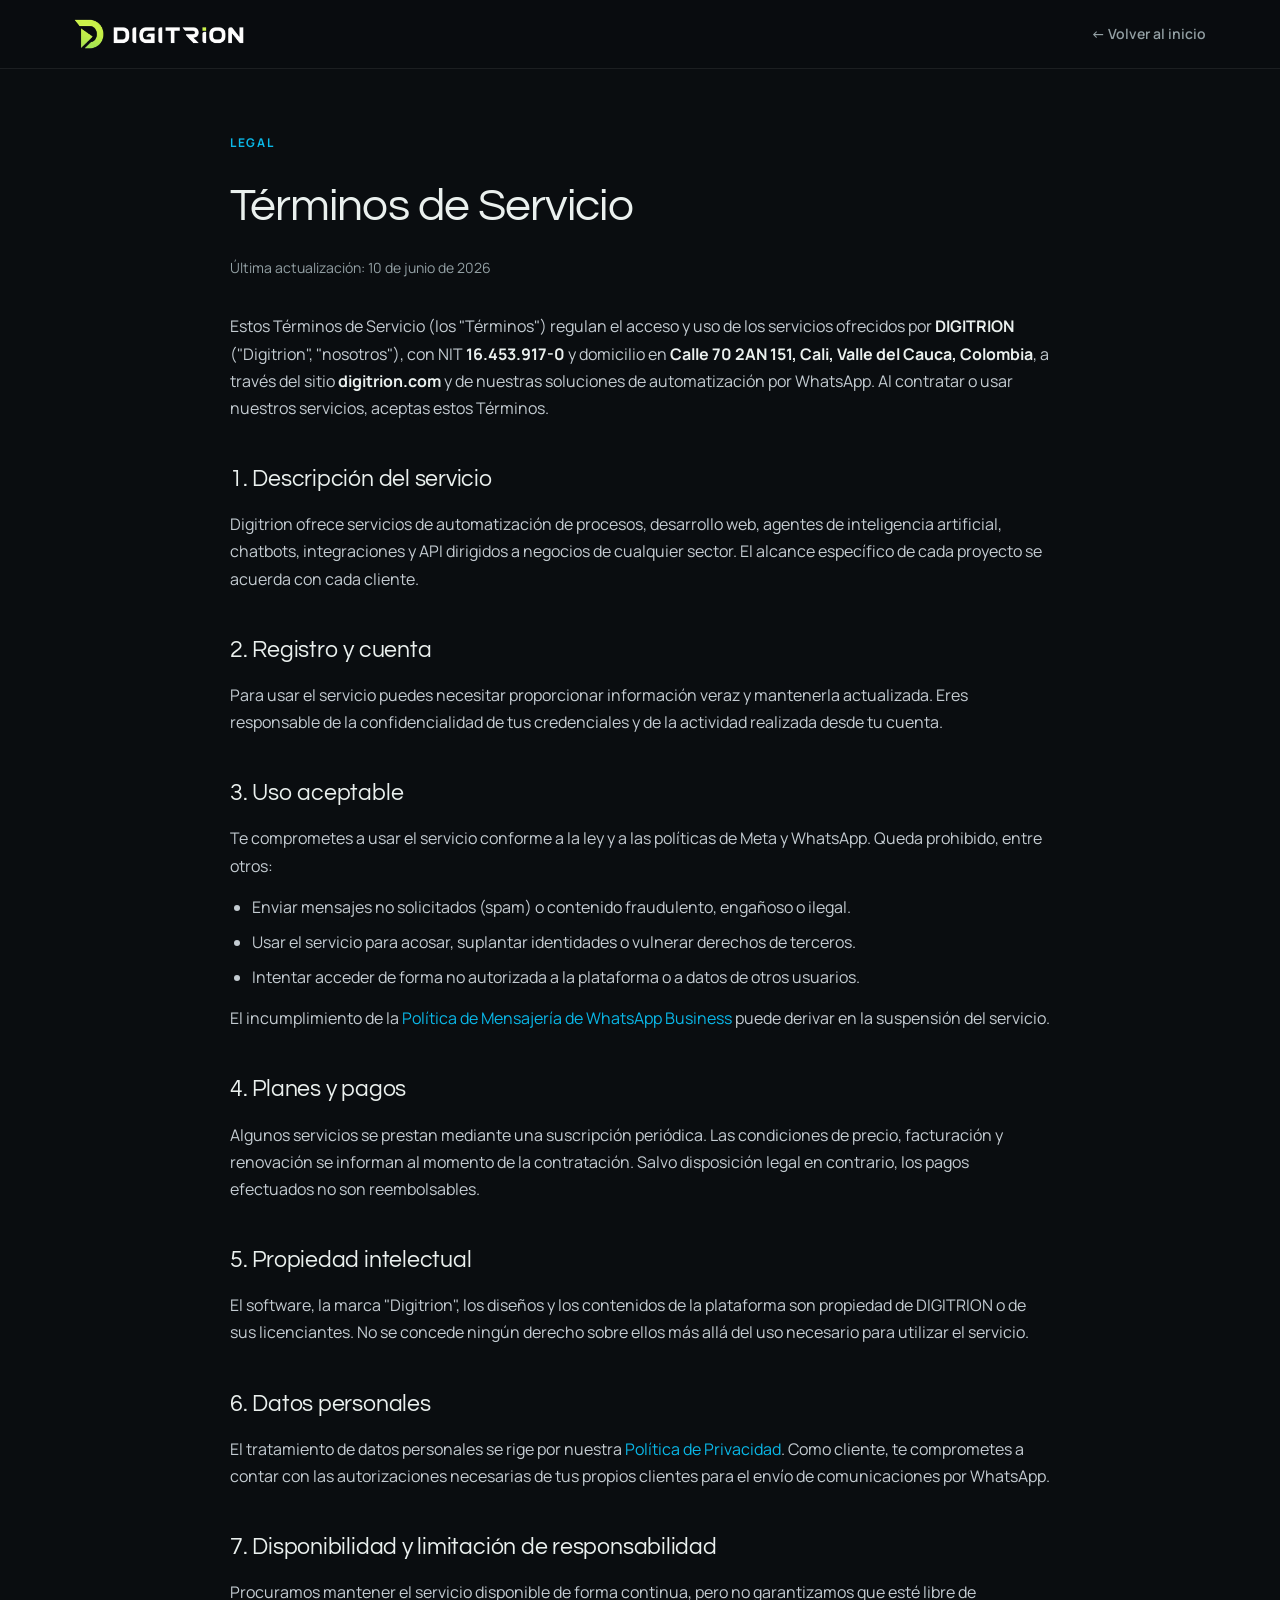
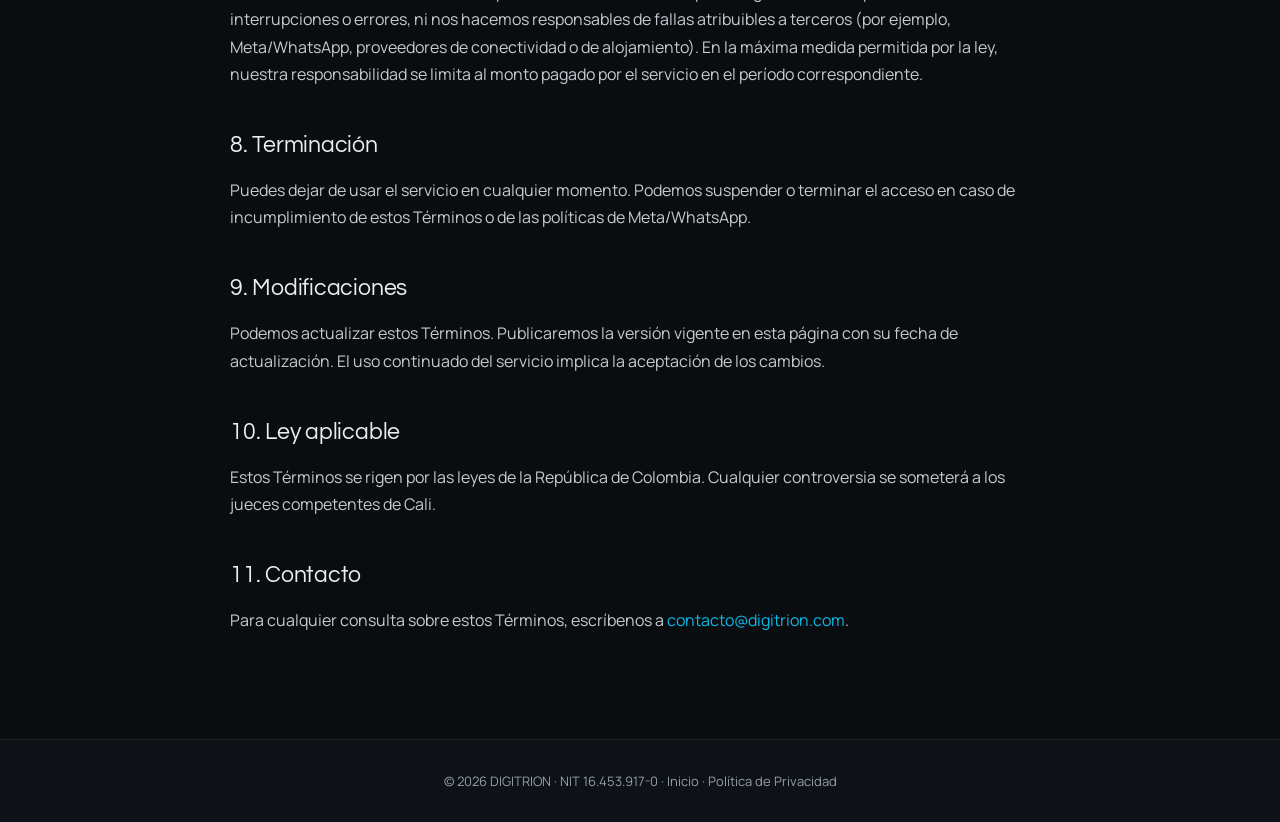
<file: terminos.html>
<!DOCTYPE html>
<html lang="es">
<head>
<meta charset="UTF-8" />
<meta name="viewport" content="width=device-width, initial-scale=1.0" />
<title>Términos de Servicio — Digitrion</title>
<meta name="description" content="Términos y Condiciones de Servicio de Digitrion." />
<link rel="preconnect" href="https://fonts.googleapis.com">
<link rel="preconnect" href="https://fonts.gstatic.com" crossorigin>
<link href="https://fonts.googleapis.com/css2?family=Questrial&family=Manrope:wght@400;500;600;700&display=swap" rel="stylesheet">
<style>
  :root{--bg:#0a0d10;--bg-2:#0e1217;--surface:#141a20;--border:rgba(255,255,255,.08);--border-strong:rgba(255,255,255,.14);--text:#eaf0ee;--muted:#93a0a4;--accent:#0ab8e8;--maxw:820px}
  *{box-sizing:border-box;margin:0;padding:0}
  html{scroll-behavior:smooth}
  body{background:var(--bg);color:var(--text);font-family:'Manrope',sans-serif;line-height:1.7;-webkit-font-smoothing:antialiased}
  a{color:var(--accent);text-decoration:none}
  a:hover{text-decoration:underline}
  .wrap{max-width:var(--maxw);margin:0 auto;padding:0 24px}
  header{position:sticky;top:0;z-index:50;backdrop-filter:blur(12px);background:rgba(10,13,16,.72);border-bottom:1px solid var(--border)}
  nav{display:flex;align-items:center;justify-content:space-between;height:68px;max-width:1180px;margin:0 auto;padding:0 24px}
  .logo{display:flex;align-items:center;gap:10px;font-family:'Questrial';font-weight:400;font-size:21px;color:var(--text)}
  .logo .dot{width:10px;height:10px;border-radius:3px;background:var(--accent);box-shadow:0 0 14px var(--accent)}
  .back{color:var(--muted);font-size:14px;font-weight:600}
  .back:hover{color:var(--accent);text-decoration:none}
  .doc{padding:64px 0 90px}
  .eyebrow{color:var(--accent);font-weight:700;font-size:12px;letter-spacing:.14em;text-transform:uppercase;margin-bottom:14px}
  h1{font-family:'Questrial';font-weight:400;font-size:clamp(32px,5vw,46px);letter-spacing:-.02em;margin-bottom:10px}
  .updated{color:var(--muted);font-size:14px;margin-bottom:34px}
  .note{background:var(--surface);border:1px solid var(--border-strong);border-left:3px solid var(--accent);border-radius:12px;padding:16px 20px;color:var(--muted);font-size:14px;margin-bottom:40px}
  h2{font-family:'Questrial';font-weight:400;font-size:23px;letter-spacing:-.01em;margin:38px 0 12px;color:var(--text)}
  p{color:#c4ccd2;margin-bottom:14px}
  ul{margin:0 0 14px 22px;color:#c4ccd2}
  li{margin-bottom:8px}
  .hl{color:#dff}
  strong{color:var(--text)}
  footer{border-top:1px solid var(--border);background:var(--bg-2);padding:30px 0;color:var(--muted);font-size:13px;text-align:center}
  footer a{color:var(--muted)}
</style>
</head>
<body>
<header>
  <nav>
    <a href="index.html" class="logo"><img src="logo.png" alt="Digitrion" height="30" /></a>
    <a href="index.html" class="back">← Volver al inicio</a>
  </nav>
</header>

<main class="wrap doc">
  <p class="eyebrow">Legal</p>
  <h1>Términos de Servicio</h1>
  <p class="updated">Última actualización: 10 de junio de 2026</p>

  <p>Estos Términos de Servicio (los "Términos") regulan el acceso y uso de los servicios ofrecidos por <strong>DIGITRION</strong> ("Digitrion", "nosotros"), con NIT <strong>16.453.917-0</strong> y domicilio en <strong>Calle 70 2AN 151, Cali, Valle del Cauca, Colombia</strong>, a través del sitio <strong>digitrion.com</strong> y de nuestras soluciones de automatización por WhatsApp. Al contratar o usar nuestros servicios, aceptas estos Términos.</p>

  <h2>1. Descripción del servicio</h2>
  <p>Digitrion ofrece servicios de automatización de procesos, desarrollo web, agentes de inteligencia artificial, chatbots, integraciones y API dirigidos a negocios de cualquier sector. El alcance específico de cada proyecto se acuerda con cada cliente.</p>

  <h2>2. Registro y cuenta</h2>
  <p>Para usar el servicio puedes necesitar proporcionar información veraz y mantenerla actualizada. Eres responsable de la confidencialidad de tus credenciales y de la actividad realizada desde tu cuenta.</p>

  <h2>3. Uso aceptable</h2>
  <p>Te comprometes a usar el servicio conforme a la ley y a las políticas de Meta y WhatsApp. Queda prohibido, entre otros:</p>
  <ul>
    <li>Enviar mensajes no solicitados (spam) o contenido fraudulento, engañoso o ilegal.</li>
    <li>Usar el servicio para acosar, suplantar identidades o vulnerar derechos de terceros.</li>
    <li>Intentar acceder de forma no autorizada a la plataforma o a datos de otros usuarios.</li>
  </ul>
  <p>El incumplimiento de la <a href="https://business.whatsapp.com/policy" target="_blank" rel="noopener">Política de Mensajería de WhatsApp Business</a> puede derivar en la suspensión del servicio.</p>

  <h2>4. Planes y pagos</h2>
  <p>Algunos servicios se prestan mediante una suscripción periódica. Las condiciones de precio, facturación y renovación se informan al momento de la contratación. Salvo disposición legal en contrario, los pagos efectuados no son reembolsables.</p>

  <h2>5. Propiedad intelectual</h2>
  <p>El software, la marca "Digitrion", los diseños y los contenidos de la plataforma son propiedad de DIGITRION o de sus licenciantes. No se concede ningún derecho sobre ellos más allá del uso necesario para utilizar el servicio.</p>

  <h2>6. Datos personales</h2>
  <p>El tratamiento de datos personales se rige por nuestra <a href="privacidad.html">Política de Privacidad</a>. Como cliente, te comprometes a contar con las autorizaciones necesarias de tus propios clientes para el envío de comunicaciones por WhatsApp.</p>

  <h2>7. Disponibilidad y limitación de responsabilidad</h2>
  <p>Procuramos mantener el servicio disponible de forma continua, pero no garantizamos que esté libre de interrupciones o errores, ni nos hacemos responsables de fallas atribuibles a terceros (por ejemplo, Meta/WhatsApp, proveedores de conectividad o de alojamiento). En la máxima medida permitida por la ley, nuestra responsabilidad se limita al monto pagado por el servicio en el período correspondiente.</p>

  <h2>8. Terminación</h2>
  <p>Puedes dejar de usar el servicio en cualquier momento. Podemos suspender o terminar el acceso en caso de incumplimiento de estos Términos o de las políticas de Meta/WhatsApp.</p>

  <h2>9. Modificaciones</h2>
  <p>Podemos actualizar estos Términos. Publicaremos la versión vigente en esta página con su fecha de actualización. El uso continuado del servicio implica la aceptación de los cambios.</p>

  <h2>10. Ley aplicable</h2>
  <p>Estos Términos se rigen por las leyes de la República de Colombia. Cualquier controversia se someterá a los jueces competentes de Cali.</p>

  <h2>11. Contacto</h2>
  <p>Para cualquier consulta sobre estos Términos, escríbenos a <a href="mailto:contacto@digitrion.com">contacto@digitrion.com</a>.</p>
</main>

<footer>
  © <span id="year"></span> DIGITRION · NIT 16.453.917-0 · <a href="index.html">Inicio</a> · <a href="privacidad.html">Política de Privacidad</a>
</footer>
<script>document.getElementById('year').textContent=new Date().getFullYear();</script>
</body>
</html>
</file>
<file: styles.css>
:root{
    --bg:#0a0d10;
    --bg-2:#0e1217;
    --surface:#141a20;
    --surface-2:#1a222a;
    --border:rgba(255,255,255,.08);
    --border-strong:rgba(255,255,255,.14);
    --text:#eaf0ee;
    --muted:#93a0a4;
    --accent:#0ab8e8;
    --accent-2:#19c9c0;
    --accent-3:#0891b8;
    --accent-soft:rgba(10,184,232,.10);
    --radius:18px;
    --maxw:1180px;
  }
  *{box-sizing:border-box;margin:0;padding:0}
  html{scroll-behavior:smooth}
  body{
    background:var(--bg);
    color:var(--text);
    font-family:'Manrope',sans-serif;
    line-height:1.6;
    overflow-x:hidden;
    -webkit-font-smoothing:antialiased;
  }
  /* background texture */
  body::before{
    content:"";position:fixed;inset:0;z-index:0;pointer-events:none;
    background-image:radial-gradient(rgba(255,255,255,.035) 1px,transparent 1px);
    background-size:26px 26px;
    mask-image:radial-gradient(ellipse 80% 60% at 50% 0%,#000 30%,transparent 75%);
  }
  body::after{
    content:"";position:fixed;top:-20%;left:50%;transform:translateX(-50%);
    width:900px;height:600px;z-index:0;pointer-events:none;
    background:radial-gradient(closest-side,rgba(10,184,232,.16),transparent 70%);
    filter:blur(20px);
  }
  .wrap{max-width:var(--maxw);margin:0 auto;padding:0 24px;position:relative;z-index:2}
  a{color:inherit;text-decoration:none}
  h1,h2,h3{font-family:'Questrial',sans-serif;font-weight:400;line-height:1.1;letter-spacing:-.01em}

  /* NAV */
  header{position:sticky;top:0;z-index:50;backdrop-filter:blur(12px);
    background:rgba(10,13,16,.7);border-bottom:1px solid var(--border)}
  nav{display:flex;align-items:center;justify-content:space-between;height:72px}
  .logo{display:flex;align-items:center;gap:10px;font-family:'Questrial',sans-serif;font-weight:400;font-size:22px;letter-spacing:-.02em}
  .logo .dot{width:11px;height:11px;border-radius:3px;background:var(--accent);box-shadow:0 0 16px var(--accent)}
  /* Brand lockup: logo + tagline al mismo ancho (logo = 192px en pantalla) */
  .brand{display:inline-flex;flex-direction:column;gap:5px;line-height:1}
  .brand img{width:192px;height:auto;display:block}
  /* Tagline bajo la línea de la cabecera: palabras juntas, alineadas con el logo */
  .topbar-tagline{
    font-family:'Questrial',sans-serif;font-weight:400;
    font-size:16px;letter-spacing:.1em;text-transform:uppercase;line-height:1;
    padding:14px 0;color:var(--accent);
  }
  .nav-links{display:flex;gap:34px;align-items:center}
  .nav-links a{color:var(--muted);font-size:15px;font-weight:500;transition:color .2s}
  .nav-links a:hover{color:var(--text)}
  .btn{display:inline-flex;align-items:center;gap:8px;font-weight:600;font-size:15px;
    padding:11px 20px;border-radius:999px;cursor:pointer;transition:.25s;white-space:nowrap}
  .btn-primary{background:linear-gradient(135deg,#1c8198,#1f8c83);color:#eaf0ee;border:none;font-weight:700}
  .btn-primary:hover{transform:translateY(-2px);box-shadow:0 8px 20px rgba(10,184,232,.12)}
  .btn-ghost{background:transparent;color:var(--text);border:1px solid var(--border-strong)}
  .btn-ghost:hover{border-color:var(--accent);color:var(--accent)}
  .nav-cta{display:flex;gap:12px;align-items:center}
  .burger{display:none;flex-direction:column;gap:5px;cursor:pointer;padding:8px}
  .burger span{width:24px;height:2px;background:var(--text);border-radius:2px}

  /* HERO */
  .hero{padding:90px 0 80px;display:grid;grid-template-columns:1.1fr .9fr;gap:60px;align-items:center}
  .badge{display:inline-flex;align-items:center;gap:8px;padding:7px 14px;border-radius:999px;
    background:var(--accent-soft);border:1px solid rgba(10,184,232,.25);color:var(--accent);
    font-size:13px;font-weight:600;margin-bottom:26px}
  .badge .pulse{width:7px;height:7px;border-radius:50%;background:var(--accent);
    box-shadow:0 0 0 0 rgba(10,184,232,.6);animation:pulse 2s infinite}
  @keyframes pulse{0%{box-shadow:0 0 0 0 rgba(10,184,232,.5)}70%{box-shadow:0 0 0 9px rgba(10,184,232,0)}100%{box-shadow:0 0 0 0 rgba(10,184,232,0)}}
  .hero h1{font-size:clamp(28px,3.7vw,44px);margin-bottom:22px;font-weight:400}
  .hero h1 .hl{background:linear-gradient(120deg,var(--accent),var(--accent-2));-webkit-background-clip:text;background-clip:text;-webkit-text-fill-color:transparent;color:var(--accent)}
  .hero p.lead{font-size:19px;color:var(--muted);max-width:520px;margin-bottom:34px}
  .hero-cta{display:flex;gap:14px;flex-wrap:wrap;margin-bottom:34px}
  .hero-cta .btn{padding:14px 26px;font-size:16px}
  .trust-row{display:flex;gap:28px;flex-wrap:wrap;color:var(--muted);font-size:14px}
  .trust-row .ti{display:flex;align-items:center;gap:8px}
  .trust-row svg{width:16px;height:16px;stroke:var(--accent)}

  /* chat mockup */
  .mock{position:relative}
  .phone{background:var(--surface);border:1px solid var(--border-strong);border-radius:28px;
    padding:18px 16px 22px;box-shadow:0 30px 70px rgba(0,0,0,.5);max-width:340px;margin:0 auto;position:relative}
  .phone::before{content:"";position:absolute;top:12px;left:50%;transform:translateX(-50%);width:90px;height:5px;border-radius:99px;background:rgba(255,255,255,.12)}
  .chat-head{display:flex;align-items:center;gap:11px;padding:14px 6px 16px;border-bottom:1px solid var(--border);margin-bottom:16px}
  .chat-av{width:40px;height:40px;border-radius:50%;background:linear-gradient(135deg,var(--accent),var(--accent-2));display:flex;align-items:center;justify-content:center;font-weight:400;color:#0a0d10;font-family:'Questrial'}
  .chat-head .nm{font-weight:700;font-size:15px}
  .chat-head .st{font-size:12px;color:var(--accent)}
  .bubbles{display:flex;flex-direction:column;gap:10px;min-height:300px}
  .bub{max-width:80%;padding:10px 14px;border-radius:16px;font-size:14px;opacity:0;transform:translateY(10px);animation:rise .5s forwards}
  .bub.in{align-self:flex-start;background:var(--surface-2);border:1px solid var(--border);border-bottom-left-radius:5px}
  .bub.out{align-self:flex-end;background:rgba(10,184,232,.10);color:var(--text);border:1px solid rgba(10,184,232,.18);font-weight:500;border-bottom-right-radius:5px}
  .bub:nth-child(1){animation-delay:.3s}
  .bub:nth-child(2){animation-delay:1.0s}
  .bub:nth-child(3){animation-delay:1.7s}
  .bub:nth-child(4){animation-delay:2.5s}
  .bub:nth-child(5){animation-delay:3.3s}
  @keyframes rise{to{opacity:1;transform:translateY(0)}}
  .float-tag{position:absolute;z-index:3;background:var(--surface);border:1px solid var(--border-strong);border-radius:12px;padding:10px 14px;font-size:13px;font-weight:600;display:flex;align-items:center;gap:8px;box-shadow:0 12px 30px rgba(0,0,0,.4)}
  .float-tag .ic{color:var(--accent)}
  .ft-1{top:6%;left:-6%;animation:bob 4s ease-in-out infinite}
  .ft-2{bottom:10%;right:-8%;animation:bob 4s ease-in-out infinite .8s}
  @keyframes bob{0%,100%{transform:translateY(0)}50%{transform:translateY(-10px)}}

  /* SECTION shells */
  section{position:relative;z-index:2}
  .section-pad{padding:80px 0}
  .eyebrow{color:var(--accent);font-weight:700;font-size:13px;letter-spacing:.14em;text-transform:uppercase;margin-bottom:14px}
  .section-title{font-size:clamp(28px,3.6vw,42px);margin-bottom:16px}
  .section-sub{color:var(--muted);font-size:18px;max-width:620px}
  .center{text-align:center;margin:0 auto}

  /* logos / para quién */
  .who{border-top:1px solid var(--border);border-bottom:1px solid var(--border);padding:34px 0;background:var(--bg-2)}
  .who-row{display:flex;align-items:center;justify-content:center;gap:46px;flex-wrap:wrap;color:var(--muted);font-weight:600}
  .who-row .lbl{font-size:13px;letter-spacing:.1em;text-transform:uppercase;color:var(--muted);opacity:.7}
  .who-row .it{display:flex;align-items:center;gap:9px;font-size:17px;color:var(--text)}
  .who-row .it svg{width:20px;height:20px;stroke:var(--accent)}

  /* services */
  .grid-3{display:grid;grid-template-columns:repeat(3,1fr);gap:20px;margin-top:46px}
  .card{background:var(--surface);border:1px solid var(--border);border-radius:var(--radius);padding:28px;transition:.3s;position:relative;overflow:hidden}
  .card:hover{border-color:var(--border-strong);transform:translateY(-4px);background:var(--surface-2)}
  .card .ic-wrap{width:48px;height:48px;border-radius:13px;background:var(--accent-soft);border:1px solid rgba(10,184,232,.25);display:flex;align-items:center;justify-content:center;margin-bottom:18px}
  .card .ic-wrap svg{width:24px;height:24px;stroke:var(--accent);fill:none;stroke-width:1.8}
  .card h3{font-size:20px;margin-bottom:10px}
  .card p{color:var(--muted);font-size:15px}

  /* steps */
  .steps{display:grid;grid-template-columns:repeat(3,1fr);gap:24px;margin-top:46px}
  .step{position:relative;padding-top:14px}
  .step .num{font-family:'Questrial';font-size:56px;font-weight:400;color:transparent;-webkit-text-stroke:1.5px var(--accent);line-height:1;margin-bottom:12px;opacity:.9}
  .step h3{font-size:19px;margin-bottom:8px}
  .step p{color:var(--muted);font-size:15px}

  /* benefits split */
  .split{display:grid;grid-template-columns:1fr 1fr;gap:50px;align-items:center}
  .blist{list-style:none;display:flex;flex-direction:column;gap:18px;margin-top:26px}
  .blist li{display:flex;gap:14px;align-items:flex-start}
  .blist .chk{flex:none;width:26px;height:26px;border-radius:8px;background:var(--accent-soft);border:1px solid rgba(10,184,232,.3);display:flex;align-items:center;justify-content:center}
  .blist .chk svg{width:14px;height:14px;stroke:var(--accent);stroke-width:2.5}
  .blist b{display:block;font-size:16px;margin-bottom:2px}
  .blist span{color:var(--muted);font-size:14px}
  .stat-card{background:linear-gradient(160deg,var(--surface),var(--bg-2));border:1px solid var(--border);border-radius:24px;padding:34px}
  .stat-grid{display:grid;grid-template-columns:1fr 1fr;gap:24px}
  .stat .big{font-family:'Questrial';font-size:44px;font-weight:400;color:var(--accent);line-height:1}
  .stat .lbl{color:var(--muted);font-size:14px;margin-top:6px}

  /* CTA */
  .cta-band{background:linear-gradient(135deg,rgba(10,184,232,.12),rgba(10,184,232,.06));border:1px solid rgba(10,184,232,.25);border-radius:28px;padding:56px 40px;text-align:center;position:relative;overflow:hidden}
  .cta-band h2{font-size:clamp(28px,3.6vw,40px);margin-bottom:14px;color:var(--text)}
  .cta-band p{color:var(--muted);font-size:18px;max-width:520px;margin:0 auto 28px}

  /* footer */
  footer{border-top:1px solid var(--border);background:var(--bg-2);padding:60px 0 30px;position:relative;z-index:2;margin-top:40px}
  .foot-grid{display:grid;grid-template-columns:1.4fr 1fr 1fr;gap:40px;margin-bottom:40px}
  .foot-grid h4{font-size:14px;letter-spacing:.1em;text-transform:uppercase;color:var(--muted);margin-bottom:16px}
  .foot-grid a{display:block;color:var(--muted);font-size:15px;margin-bottom:10px;transition:.2s}
  .foot-grid a:hover{color:var(--accent)}
  .legal-block{color:var(--muted);font-size:14px;line-height:1.8;margin-top:14px}
  .legal-block strong{color:var(--text)}
  .foot-bottom{border-top:1px solid var(--border);padding-top:24px;display:flex;justify-content:space-between;flex-wrap:wrap;gap:14px;color:var(--muted);font-size:13px}
  .foot-bottom a{color:var(--muted)}
  .foot-bottom a:hover{color:var(--accent)}

  /* reveal */
  .reveal{opacity:0;transform:translateY(24px);transition:opacity .7s ease,transform .7s ease}
  .reveal.show{opacity:1;transform:none}

  /* WhatsApp flotante — siempre visible, en cualquier tamaño de pantalla */
  .whatsapp-float{
    position:fixed;bottom:22px;right:22px;z-index:80;
    width:58px;height:58px;border-radius:50%;
    background:#25D366;display:flex;align-items:center;justify-content:center;
    box-shadow:0 10px 26px rgba(0,0,0,.4);
    transition:transform .25s;
  }
  .whatsapp-float:hover{transform:scale(1.08)}
  .whatsapp-float svg{width:30px;height:30px;fill:#fff}
  @media(max-width:480px){
    .whatsapp-float{width:52px;height:52px;bottom:16px;right:16px}
    .whatsapp-float svg{width:27px;height:27px}
  }

  /* FAQ */
  .faq{padding:80px 0}
  .faq-list{margin-top:46px;display:flex;flex-direction:column;gap:0}
  .faq-item{border-bottom:1px solid var(--border)}
  .faq-item:first-child{border-top:1px solid var(--border)}
  .faq-q{display:flex;justify-content:space-between;align-items:center;gap:16px;padding:22px 4px;cursor:pointer;font-weight:600;font-size:17px;list-style:none;user-select:none}
  .faq-q::-webkit-details-marker{display:none}
  .faq-q svg{flex-shrink:0;width:20px;height:20px;stroke:var(--accent);transition:transform .3s}
  details[open] .faq-q svg{transform:rotate(45deg)}
  .faq-a{padding:0 4px 20px;color:var(--muted);font-size:16px;line-height:1.7;max-width:680px}

  /* responsive — tablet */
  @media(max-width:900px){
    .hero{grid-template-columns:1fr;gap:40px;padding:60px 0 40px}
    .mock{order:2}
    .grid-3{grid-template-columns:1fr 1fr}
    .steps{grid-template-columns:1fr}
    .split{grid-template-columns:1fr;gap:34px}
    .foot-grid{grid-template-columns:1fr 1fr}
    .nav-links{display:none;flex-direction:column;gap:0;position:absolute;top:72px;left:0;right:0;background:var(--bg-2);border-bottom:1px solid var(--border);z-index:100;padding:8px 0}
    .nav-links.open{display:flex}
    .nav-links a{padding:14px 24px;font-size:16px;border-bottom:1px solid var(--border)}
    .burger{display:flex}
    .who-row{gap:20px}
    .hero h1{font-size:clamp(30px,5vw,46px)}
    .cta-band{padding:44px 28px}
  }
  /* responsive — mobile medio */
  @media(max-width:640px){
    /* Cabecera limpia (solo logo + hamburguesa); antes el botón de WhatsApp del header se salía de la pantalla en este rango de anchos. El CTA queda cubierto por el botón flotante. */
    .nav-cta .btn-primary{display:none}
    .grid-3{grid-template-columns:1fr}
    .stat-grid{grid-template-columns:1fr 1fr}
    .section-pad{padding:56px 0}
    .faq{padding:56px 0}
    .hero{padding:44px 0 32px}
    .steps{grid-template-columns:1fr}
  }
  /* responsive — móvil pequeño */
  @media(max-width:480px){
    .foot-grid{grid-template-columns:1fr}
    .stat-grid{grid-template-columns:1fr}
    .hero-cta{flex-direction:column}
    .hero-cta .btn{width:100%;justify-content:center}
    .trust-row{flex-direction:column;gap:8px}
    .phone{max-width:100%}
    .cta-band{padding:36px 20px}
    .hero h1{font-size:28px}
    .hero p.lead{font-size:16px}
    .section-title{font-size:24px}
    .who-row{flex-direction:column;gap:12px;align-items:flex-start;padding:22px 24px}
    .card{padding:20px}
    .faq-q{font-size:15px}
    .faq-a{font-size:15px}
    /* Touch targets mínimo 44px */
    .btn{min-height:44px}
    .nav-links a{min-height:44px;display:flex;align-items:center}
  }
</file>
